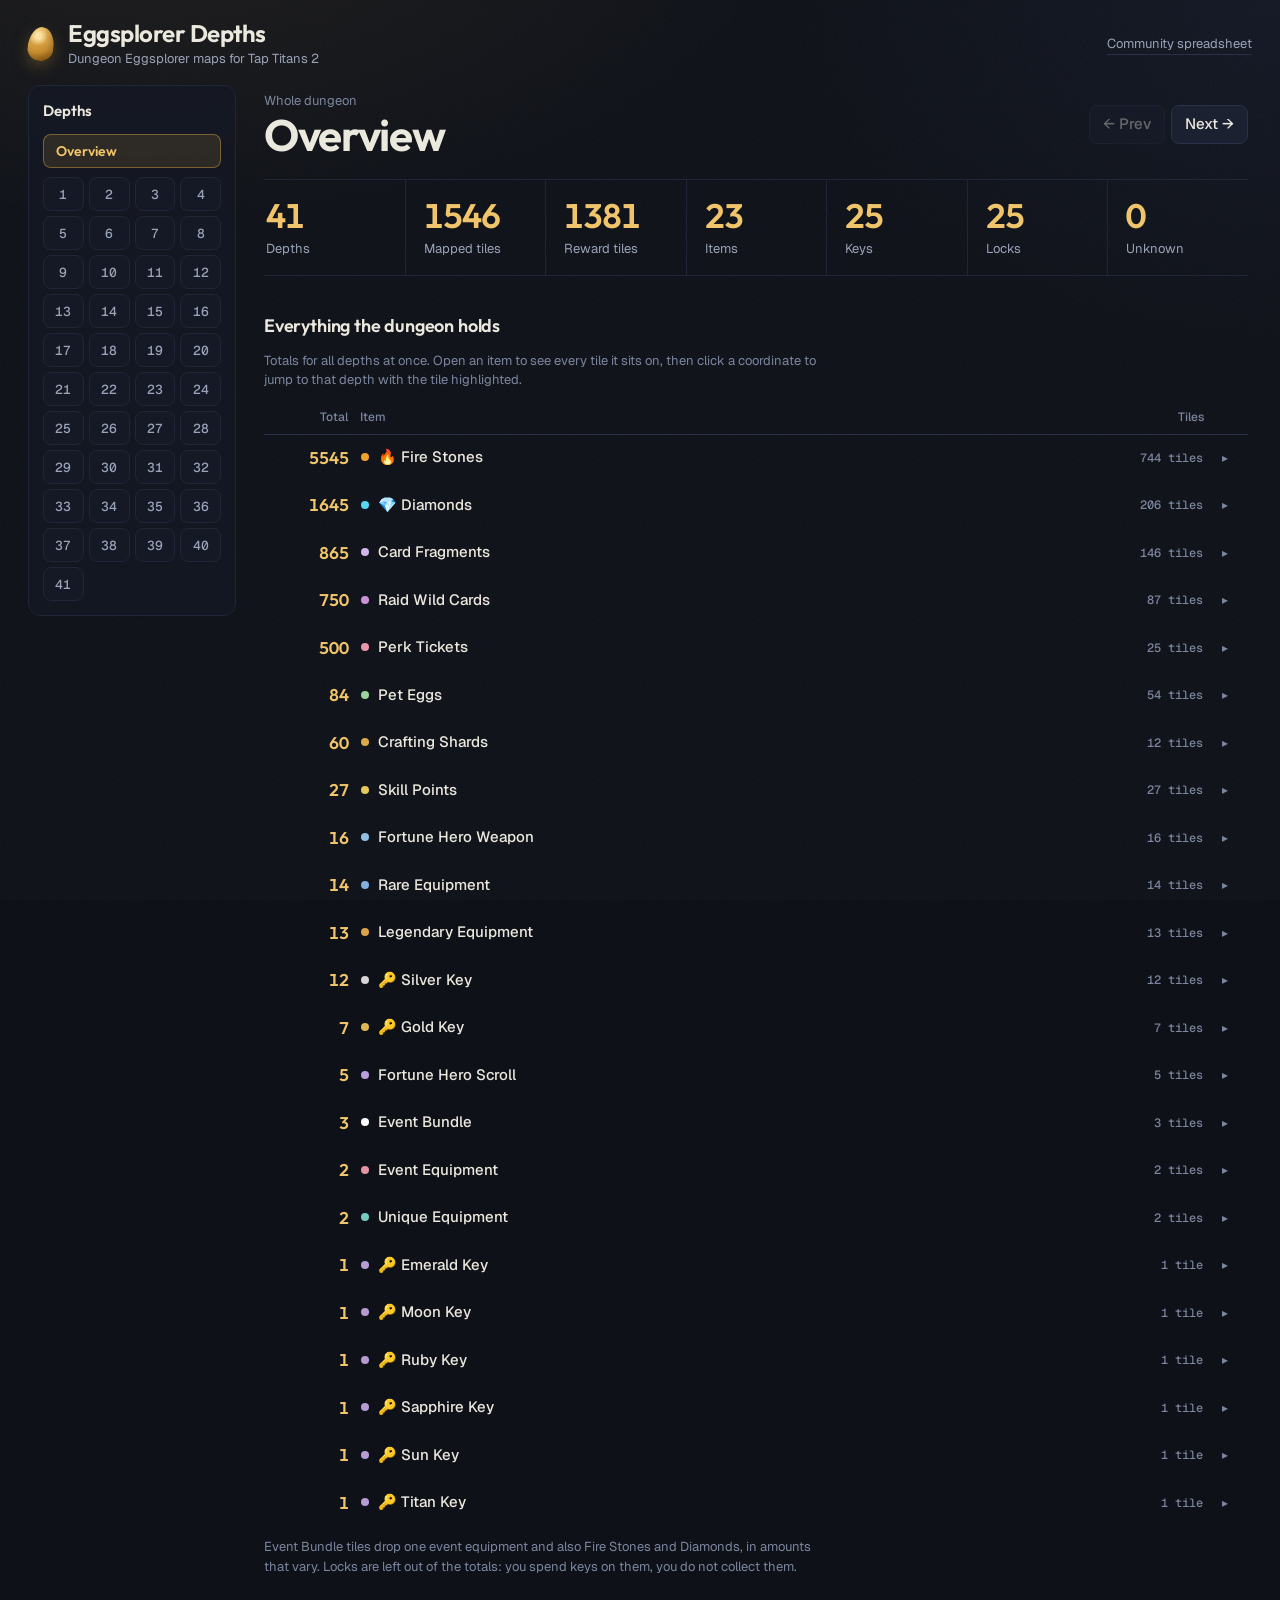
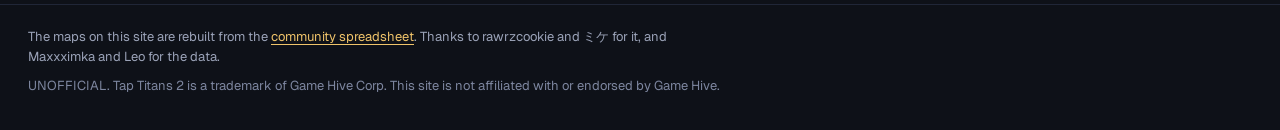
<file: index.html>
<!doctype html>
<html lang="en">
<head>
  <meta charset="utf-8" />
  <meta name="viewport" content="width=device-width, initial-scale=1" />
  <meta name="description" content="Community Dungeon Eggsplorer depth maps for Tap Titans 2." />
  <title>Eggsplorer Depths</title>

  <meta property="og:type" content="website" />
  <meta property="og:site_name" content="Eggsplorer Depths" />
  <meta property="og:title" content="Dungeon Eggsplorer depth maps for Tap Titans 2" />
  <meta property="og:description" content="Community-mapped paths for the Dungeon Eggsplorer event, with reward totals for each depth." />
  <meta property="og:url" content="https://kasaden.github.io/tt2_dungeon_eggsplorer/" />
  <meta property="og:image" content="https://kasaden.github.io/tt2_dungeon_eggsplorer/og-image.png" />
  <meta property="og:image:width" content="1200" />
  <meta property="og:image:height" content="630" />
  <meta property="og:image:alt" content="A 9 by 9 Dungeon Eggsplorer depth grid" />
  <meta name="twitter:card" content="summary_large_image" />
  <meta name="theme-color" content="#0e1118" />
  <link rel="icon" href="data:image/svg+xml,%3Csvg xmlns='http://www.w3.org/2000/svg' viewBox='0 0 100 100'%3E%3Ctext y='.9em' font-size='90'%3E%F0%9F%A5%9A%3C/text%3E%3C/svg%3E" />
  <link rel="preconnect" href="https://fonts.googleapis.com" />
  <link rel="preconnect" href="https://fonts.gstatic.com" crossorigin />
  <link rel="stylesheet" href="https://fonts.googleapis.com/css2?family=Geist:wght@400;500;600&family=Geist+Mono:wght@500;600&family=Outfit:wght@500;600;700&display=swap" />
  <link rel="stylesheet" href="style.css" />
</head>
<body class="public-page">
  <a class="skip-link" href="#content">Skip to the map</a>

  <header class="topbar">
    <div class="brand">
      <span class="brand-mark" aria-hidden="true"></span>
      <div>
        <h1>Eggsplorer Depths</h1>
        <p>Dungeon Eggsplorer maps for Tap Titans 2</p>
      </div>
    </div>
    <a class="topbar-link" href="https://docs.google.com/spreadsheets/d/1hbrPgt0tHw-fJSjUZ6PY56TLY6uEIxX-lImWFQnKDos/edit?gid=1900671761#gid=1900671761" target="_blank" rel="noopener">Community spreadsheet</a>
  </header>

  <main class="public-layout">
    <aside class="depths-panel" aria-label="Depths">
      <div class="panel-title">
        <h2>Depths</h2>
      </div>
      <div id="depthList" class="depth-list"></div>
    </aside>

    <section id="content" class="viewer" tabindex="-1">
      <div class="viewer-heading">
        <div>
          <p id="viewEyebrow" class="eyebrow">Current depth</p>
          <div class="depth-heading">
            <h2 id="depthTitle">Loading…</h2>
            <span id="tileCount" class="tile-count" title="Tiles on this depth, the arrow up left out" hidden></span>
          </div>
        </div>
        <div class="depth-nav">
          <button id="prevDepthBtn" type="button" aria-label="Previous depth">← Prev</button>
          <select id="depthSelect" class="depth-select" aria-label="Depth"></select>
          <button id="nextDepthBtn" type="button" aria-label="Next depth">Next →</button>
        </div>
      </div>

      <div id="loadError" class="notice error-notice" hidden></div>

      <div id="workspace" class="public-workspace">
        <div class="grid-wrap public-grid-wrap">
          <div class="depth-board">
            <div class="column-labels" aria-hidden="true">
              <span></span>
              <span>A</span><span>B</span><span>C</span><span>D</span><span>E</span>
              <span>F</span><span>G</span><span>H</span><span>I</span>
            </div>

            <div class="board-row">
              <div class="row-labels" aria-hidden="true">
                <span>1</span><span>2</span><span>3</span><span>4</span><span>5</span>
                <span>6</span><span>7</span><span>8</span><span>9</span>
              </div>
              <div id="grid" class="depth-grid" aria-label="9 by 9 depth grid"></div>
            </div>
          </div>

          <p class="hint public-hint">
            Hover a tile to read its name and coordinate.
          </p>
        </div>

        <section id="summary" class="summary" hidden>
          <h3>Rewards</h3>

          <div class="summary-scope">
            <button id="scopeDepthBtn" type="button">This depth</button>
            <button id="scopeAllBtn" type="button">All depths</button>
          </div>

          <p id="summaryEmpty" class="summary-note" hidden>Nothing mapped on this depth yet.</p>

          <table id="summaryTable" class="summary-table">
            <thead>
              <tr><th>Total</th><th>Item</th></tr>
            </thead>
            <tbody id="summaryBody"></tbody>
          </table>

          <p id="summaryNote" class="summary-note" hidden>
            Event Bundle tiles drop one event equipment and also Fire Stones and Diamonds, in amounts that vary.
          </p>
        </section>
      </div>

      <section id="overview" class="overview" hidden>
        <div id="overviewStats" class="overview-stats"></div>

        <h3>Everything the dungeon holds</h3>
        <p class="summary-note overview-lede">
          Totals for all depths at once. Open an item to see every tile it sits on, then click a
          coordinate to jump to that depth with the tile highlighted.
        </p>

        <div class="loot-head-row" aria-hidden="true">
          <span>Total</span><span>Item</span><span>Tiles</span><span></span>
        </div>

        <div id="lootList" class="loot-list"></div>

        <p class="summary-note">
          Event Bundle tiles drop one event equipment and also Fire Stones and Diamonds, in amounts
          that vary. Locks are left out of the totals: you spend keys on them, you do not collect them.
        </p>
      </section>
    </section>
  </main>

  <footer class="site-footer">
    <p class="credits">
      The maps on this site are rebuilt from the
      <a href="https://docs.google.com/spreadsheets/d/1hbrPgt0tHw-fJSjUZ6PY56TLY6uEIxX-lImWFQnKDos/edit?gid=1900671761#gid=1900671761" target="_blank" rel="noopener">community spreadsheet</a>.
      Thanks to rawrzcookie and ミケ for it, and Maxxximka and Leo for the data.
    </p>
    <p>
      UNOFFICIAL. Tap Titans 2 is a trademark of Game Hive Corp.
      This site is not affiliated with or endorsed by Game Hive.
    </p>
  </footer>

  <script src="index.js"></script>
</body>
</html>
</file>
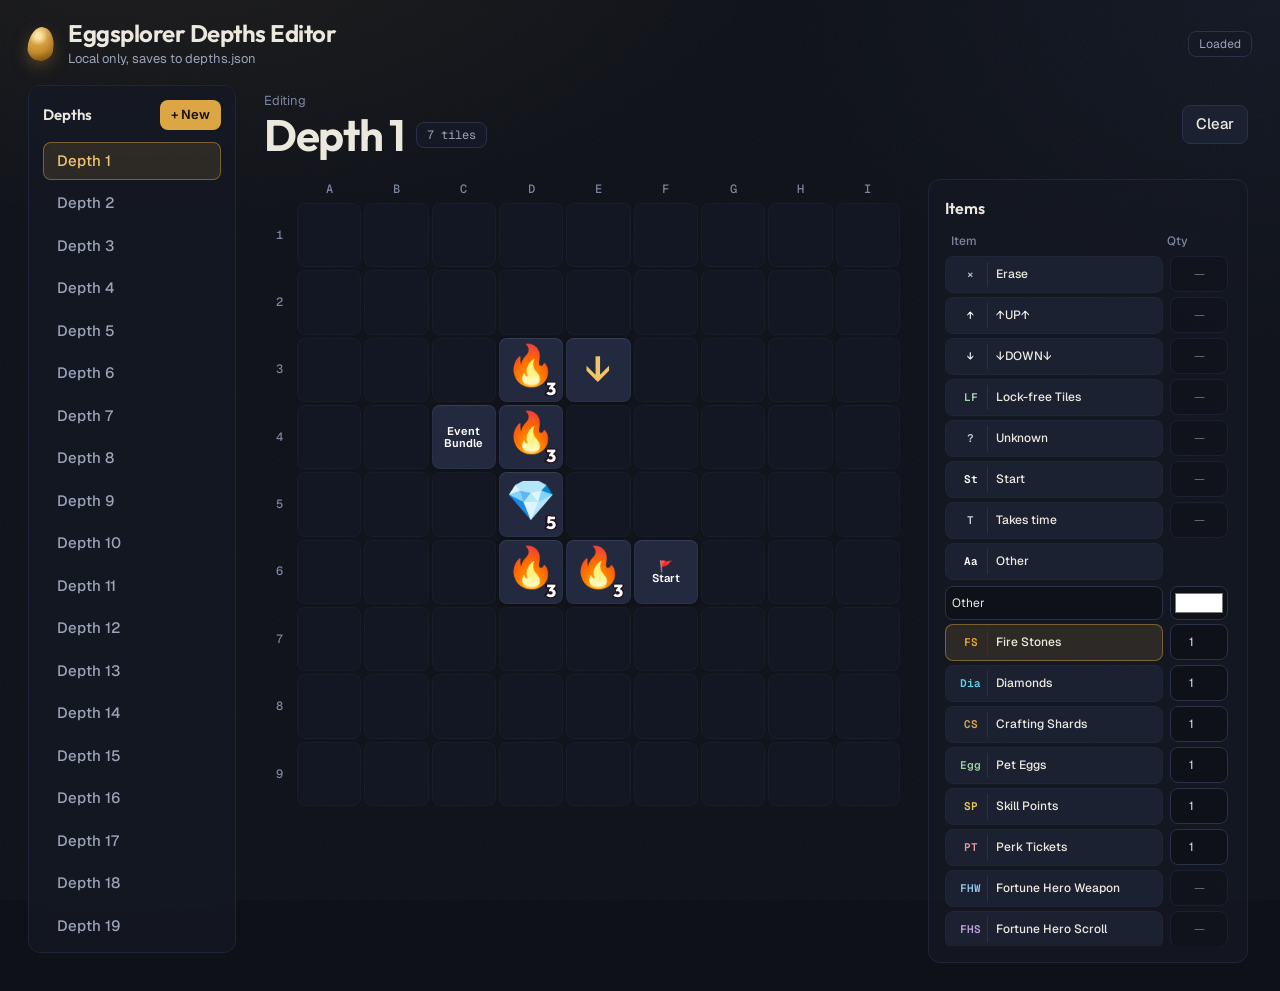
<file: edit.html>
<!doctype html>
<html lang="en">
<head>
  <meta charset="utf-8" />
  <meta name="viewport" content="width=device-width, initial-scale=1" />
  <title>Eggsplorer Depths Editor</title>
  <meta name="theme-color" content="#0e1118" />
  <link rel="icon" href="data:image/svg+xml,%3Csvg xmlns='http://www.w3.org/2000/svg' viewBox='0 0 100 100'%3E%3Ctext y='.9em' font-size='90'%3E%F0%9F%A5%9A%3C/text%3E%3C/svg%3E" />
  <link rel="preconnect" href="https://fonts.googleapis.com" />
  <link rel="preconnect" href="https://fonts.gstatic.com" crossorigin />
  <link rel="stylesheet" href="https://fonts.googleapis.com/css2?family=Geist:wght@400;500;600&family=Geist+Mono:wght@500;600&family=Outfit:wght@500;600;700&display=swap" />
  <link rel="stylesheet" href="style.css" />
</head>
<body class="edit-page">
  <header class="topbar">
    <div class="brand">
      <span class="brand-mark" aria-hidden="true"></span>
      <div>
        <h1>Eggsplorer Depths Editor</h1>
        <p>Local only, saves to depths.json</p>
      </div>
    </div>
    <div class="topbar-status">
      <span id="saveState" class="status-pill">Loading</span>
    </div>
  </header>

  <main class="app">
    <aside class="depths-panel">
      <div class="panel-title">
        <h2>Depths</h2>
        <button id="newDepthBtn" class="small-button primary">+ New</button>
      </div>

      <div id="depthList" class="depth-list"></div>

      <div class="aside-actions">
        <button id="duplicateDepthBtn">Duplicate</button>
        <button id="renameDepthBtn">Rename</button>
        <button id="deleteDepthBtn" class="danger">Delete</button>
      </div>
    </aside>

    <section class="editor">
      <div class="editor-heading">
        <div>
          <p class="eyebrow">Editing</p>
          <div class="depth-heading">
            <h2 id="depthTitle">Depth 1</h2>
            <span id="tileCount" class="tile-count" title="Tiles on this depth, the arrow up left out" hidden></span>
          </div>
        </div>

        <div class="editor-actions">
          <button id="clearDepthBtn">Clear</button>
        </div>
      </div>

      <div class="workspace">
        <div class="grid-wrap">
          <div class="depth-board">
            <div class="column-labels" aria-hidden="true">
              <span></span>
              <span>A</span><span>B</span><span>C</span><span>D</span><span>E</span>
              <span>F</span><span>G</span><span>H</span><span>I</span>
            </div>

            <div class="board-row">
              <div class="row-labels" aria-hidden="true">
                <span>1</span><span>2</span><span>3</span><span>4</span><span>5</span>
                <span>6</span><span>7</span><span>8</span><span>9</span>
              </div>
              <div id="grid" class="depth-grid" aria-label="9 by 9 depth editor"></div>
            </div>
          </div>
        </div>

        <aside class="items-panel">
          <h3>Items</h3>
          <div class="item-table-head">
            <span>Item</span>
            <span>Qty</span>
          </div>

          <div id="itemTable" class="item-table"></div>
        </aside>
      </div>
    </section>
  </main>

  <div id="toast" class="toast" hidden></div>

  <script src="edit.js"></script>
</body>
</html>
</file>
<file: style.css>
:root {
  --bg: #0e1118;
  --surface: #151925;
  --surface-2: #1c2132;
  --surface-3: #252c42;
  --line: #2a3148;
  --line-soft: #202637;

  --text: #ebe8de;
  --muted: #9ba3b8;
  --dim: #7d869f;

  --gold: #dca644;
  --gold-hi: #f0c46a;
  --gold-soft: rgba(220, 166, 68, 0.13);
  --gold-line: rgba(220, 166, 68, 0.45);
  --danger: #e0766b;

  --tile-empty: #131724;
  --tile: #232a3f;
  --tile-hover: #2e3752;

  --r-panel: 12px;
  --r-ctl: 8px;
  --r-tile: 8px;
  --gap-tile: 3px;

  --font-display: "Outfit", "Segoe UI", system-ui, sans-serif;
  --font-body: "Geist", "Segoe UI", system-ui, -apple-system, sans-serif;
  --font-mono: "Geist Mono", ui-monospace, "Cascadia Mono", Consolas, monospace;

  --ease: cubic-bezier(0.16, 1, 0.3, 1);
}

* {
  box-sizing: border-box;
}

/* our own display rules would otherwise beat the browser's [hidden] */
[hidden] {
  display: none !important;
}

html {
  color-scheme: dark;
  scroll-behavior: smooth;
}

body {
  margin: 0;
  min-height: 100dvh;
  background:
    radial-gradient(900px 420px at 12% -8%, rgba(220, 166, 68, 0.07), transparent 70%),
    radial-gradient(700px 500px at 100% 0%, rgba(70, 90, 160, 0.09), transparent 70%),
    var(--bg);
  background-attachment: fixed;
  color: var(--text);
  font-family: var(--font-body);
  font-size: 15px;
  line-height: 1.5;
  -webkit-font-smoothing: antialiased;
}

/* grain: breaks the flat digital look without costing a request */
body::before {
  content: "";
  position: fixed;
  inset: 0;
  z-index: 0;
  pointer-events: none;
  opacity: 0.045;
  background-image: url("data:image/svg+xml,%3Csvg xmlns='http://www.w3.org/2000/svg' width='160' height='160'%3E%3Cfilter id='n'%3E%3CfeTurbulence type='fractalNoise' baseFrequency='.8' numOctaves='2' stitchTiles='stitch'/%3E%3C/filter%3E%3Crect width='100%25' height='100%25' filter='url(%23n)'/%3E%3C/svg%3E");
}

.topbar,
main,
.site-footer {
  position: relative;
  z-index: 1;
}

.skip-link {
  position: absolute;
  left: 12px;
  top: -48px;
  z-index: 100;
  padding: 8px 14px;
  border-radius: var(--r-ctl);
  background: var(--gold);
  color: #1a1305;
  font-weight: 600;
  text-decoration: none;
  transition: top 0.2s var(--ease);
}

.skip-link:focus {
  top: 12px;
}

button,
input,
select {
  font: inherit;
}

:focus-visible {
  outline: 2px solid var(--gold-hi);
  outline-offset: 2px;
}

/* Buttons */

button {
  min-height: 36px;
  padding: 7px 13px;
  border: 1px solid var(--line);
  border-radius: var(--r-ctl);
  background: var(--surface-2);
  color: var(--text);
  font-weight: 500;
  white-space: nowrap;
  cursor: pointer;
  transition:
    border-color 0.18s ease,
    background-color 0.18s ease,
    color 0.18s ease,
    transform 0.12s ease;
}

button:hover {
  border-color: var(--gold-line);
  background: var(--surface-3);
}

button:active {
  transform: translateY(1px) scale(0.985);
}

button:disabled {
  opacity: 0.38;
  cursor: default;
  transform: none;
}

button:disabled:hover {
  border-color: var(--line);
  background: var(--surface-2);
}

button.primary {
  border-color: transparent;
  background: var(--gold);
  color: #1a1305;
  font-weight: 600;
}

button.primary:hover {
  background: var(--gold-hi);
}

button.danger {
  color: #f0a8a0;
}

button.danger:hover {
  border-color: rgba(224, 118, 107, 0.6);
  background: rgba(224, 118, 107, 0.14);
  color: #ffd2cc;
}

.small-button {
  min-height: 30px;
  padding: 4px 10px;
  font-size: 13px;
}

/* Top bar */

.topbar {
  display: flex;
  justify-content: space-between;
  gap: 20px;
  align-items: center;
  max-width: 1480px;
  margin: 0 auto;
  padding: 20px 28px 16px;
}

.brand {
  display: flex;
  align-items: center;
  gap: 14px;
}

/* an egg, drawn in CSS: the one decorative mark on the page */
.brand-mark {
  flex: none;
  width: 26px;
  height: 34px;
  border-radius: 50% 50% 50% 50% / 62% 62% 38% 38%;
  background:
    radial-gradient(circle at 36% 28%, #fbe3a6 0 9%, transparent 32%),
    linear-gradient(160deg, #f0c46a, #c98f2f 70%, #8e5f17);
  box-shadow:
    0 6px 18px -4px rgba(220, 166, 68, 0.5),
    inset -3px -4px 6px rgba(80, 45, 5, 0.35);
  transform: rotate(8deg);
}

.topbar h1,
.topbar p {
  margin: 0;
}

.topbar h1 {
  font-family: var(--font-display);
  font-size: 24px;
  font-weight: 650;
  letter-spacing: -0.02em;
  line-height: 1.1;
}

.topbar p {
  margin-top: 3px;
  color: var(--muted);
  font-size: 13px;
}

.topbar-status {
  display: flex;
  align-items: center;
  gap: 8px;
}

.topbar-link {
  color: var(--muted);
  font-size: 13px;
  text-decoration: none;
  border-bottom: 1px solid var(--line);
  transition: color 0.18s ease, border-color 0.18s ease;
}

.topbar-link:hover {
  color: var(--gold-hi);
  border-color: var(--gold-line);
}

.status-pill,
.tile-count {
  display: inline-flex;
  align-items: center;
  min-height: 26px;
  padding: 2px 10px;
  border: 1px solid var(--line);
  border-radius: var(--r-ctl);
  background: var(--surface);
  color: var(--muted);
  font-family: var(--font-mono);
  font-size: 12px;
  white-space: nowrap;
}

.status-pill.is-error {
  border-color: rgba(224, 118, 107, 0.55);
  background: rgba(224, 118, 107, 0.12);
  color: #f3b0a8;
}

/* Layout shell: depth rail + content */

.app,
.public-layout {
  display: grid;
  grid-template-columns: 208px minmax(0, 1fr);
  gap: 8px;
  max-width: 1480px;
  margin: 0 auto;
  padding: 0 28px 28px;
  align-items: start;
}

.depths-panel {
  position: sticky;
  top: 16px;
  max-height: calc(100dvh - 32px);
  overflow-y: auto;
  padding: 14px;
  border: 1px solid var(--line-soft);
  border-radius: var(--r-panel);
  background: rgba(21, 25, 37, 0.78);
  backdrop-filter: blur(10px);
}

.panel-title,
.editor-heading,
.viewer-heading {
  display: flex;
  justify-content: space-between;
  gap: 12px;
  align-items: center;
}

.panel-title h2,
.editor-heading h2,
.viewer-heading h2 {
  margin: 0;
}

.panel-title h2 {
  font-family: var(--font-display);
  font-size: 15px;
  font-weight: 600;
  letter-spacing: -0.005em;
}

.depth-list {
  display: grid;
  gap: 4px;
  margin: 12px 0;
}

.depth-item {
  width: 100%;
  text-align: left;
  border-color: transparent;
  background: transparent;
  color: var(--muted);
}

.depth-item:hover {
  background: var(--surface-2);
  color: var(--text);
}

.depth-item.active {
  border-color: var(--gold-line);
  background: var(--gold-soft);
  color: var(--gold-hi);
}

.aside-actions {
  display: grid;
  gap: 6px;
}

/* the public rail is a compact index: Overview, then the depths as numbers */
.public-page .depth-list {
  grid-template-columns: repeat(4, 1fr);
  gap: 5px;
  margin: 12px 0 0;
}

.public-page .depth-item {
  min-height: 34px;
  padding: 5px 0;
  border-color: var(--line-soft);
  background: var(--surface);
  font-family: var(--font-mono);
  font-size: 13px;
  font-variant-numeric: tabular-nums;
  text-align: center;
}

.public-page .depth-item.overview-item {
  grid-column: 1 / -1;
  margin-bottom: 4px;
  font-family: var(--font-display);
  font-size: 14px;
  font-weight: 600;
  text-align: left;
  padding-inline: 12px;
}

.public-page .depth-item:hover {
  border-color: var(--gold-line);
  background: var(--surface-2);
}

.public-page .depth-item.active {
  border-color: var(--gold-line);
  background: var(--gold-soft);
  color: var(--gold-hi);
}

/* Heading */

.viewer,
.editor {
  min-width: 0;
  padding: 6px 4px 0 20px;
}

.viewer-heading,
.editor-heading {
  flex-wrap: wrap;
  margin-bottom: 20px;
}

.eyebrow {
  margin: 0 0 2px;
  color: var(--dim);
  font-size: 13px;
}

.viewer-heading h2,
.editor-heading h2 {
  font-family: var(--font-display);
  font-size: clamp(30px, 4vw, 44px);
  font-weight: 650;
  letter-spacing: -0.03em;
  line-height: 1.05;
  text-wrap: balance;
}

.depth-heading {
  display: flex;
  align-items: center;
  flex-wrap: wrap;
  gap: 12px;
}

.depth-select {
  display: none;
  min-width: 0;
  flex: 1;
  min-height: 36px;
  padding: 6px 11px;
  border: 1px solid var(--line);
  border-radius: var(--r-ctl);
  background: var(--surface-2);
  color: var(--text);
}

.depth-select:hover {
  border-color: var(--gold-line);
}

.depth-nav,
.editor-actions {
  display: flex;
  flex-wrap: wrap;
  gap: 6px;
}

.notice {
  max-width: 1100px;
  margin: 0 0 16px;
  padding: 11px 14px;
  border: 1px solid var(--line);
  border-left: 3px solid var(--gold);
  border-radius: var(--r-ctl);
  background: var(--surface);
  color: var(--muted);
  font-size: 13px;
  line-height: 1.5;
}

.error-notice {
  border-color: rgba(224, 118, 107, 0.4);
  border-left-color: var(--danger);
  color: #f6c2bc;
}

/* Workspaces */

.workspace {
  display: grid;
  grid-template-columns: minmax(0, 1fr) 320px;
  gap: 28px;
  align-items: start;
}

.public-workspace {
  display: grid;
  grid-template-columns: minmax(0, 1fr) 320px;
  gap: 32px;
  align-items: start;
}

.grid-wrap {
  min-width: 0;
}

.public-grid-wrap {
  grid-column: 1;
  max-width: 800px;
}

.summary {
  grid-column: 2;
  grid-row: 1;
  position: sticky;
  top: 16px;
}

.public-hint,
.hint {
  margin: 12px 0 0 38px;
  color: var(--dim);
  font-size: 13px;
}

/* Grid */

.depth-board {
  --gutter: 30px;
  width: 100%;
  min-width: 0;
}

.column-labels {
  display: grid;
  grid-template-columns: var(--gutter) repeat(9, 1fr);
  column-gap: var(--gap-tile);
  width: 100%;
  margin-bottom: 4px;
  color: var(--dim);
  font-family: var(--font-mono);
  font-size: 12px;
  font-weight: 500;
  text-align: center;
}

.column-labels span,
.row-labels span {
  display: grid;
  place-items: center;
}

.column-labels span {
  min-height: 20px;
}

.board-row {
  display: grid;
  grid-template-columns: var(--gutter) minmax(0, 1fr);
  column-gap: var(--gap-tile);
  align-items: stretch;
}

.row-labels {
  display: grid;
  grid-template-rows: repeat(9, 1fr);
  row-gap: var(--gap-tile);
  color: var(--dim);
  font-family: var(--font-mono);
  font-size: 12px;
  font-weight: 500;
  text-align: center;
}

.depth-grid {
  display: grid;
  grid-template-columns: repeat(9, 1fr);
  gap: var(--gap-tile);
  width: 100%;
  container-type: inline-size;
  user-select: none;
}

.depth-cell {
  position: relative;
  display: grid;
  place-items: center;
  min-width: 0;
  min-height: 0;
  aspect-ratio: 1 / 1;
  border: 0;
  border-radius: var(--r-tile);
  padding: 3px;
  background: var(--tile-empty);
  box-shadow: inset 0 0 0 1px rgba(255, 255, 255, 0.025);
  color: #fff;
  font-weight: 600;
  font-size: clamp(8px, 1.5vw, 11px);
  font-size: clamp(8px, 1.85cqi, 13px);
  line-height: 1.1;
  text-align: center;
  white-space: pre-line;
  overflow-wrap: anywhere;
  transition: background-color 0.16s ease, box-shadow 0.16s ease, transform 0.16s var(--ease);
}

.depth-cell.active-cell {
  background: var(--tile);
  box-shadow:
    inset 0 1px 0 rgba(255, 255, 255, 0.06),
    inset 0 0 0 1px rgba(255, 255, 255, 0.035),
    0 2px 6px -3px rgba(0, 0, 0, 0.6);
}

button.depth-cell:hover {
  z-index: 1;
  background: var(--tile-hover);
  box-shadow: inset 0 0 0 2px var(--gold-line);
}

.readonly-cell {
  cursor: default;
}

/* public tiles are not buttons, but they still answer the pointer */
.public-page .depth-cell.active-cell:hover {
  z-index: 1;
  background: var(--tile-hover);
  box-shadow: inset 0 0 0 2px var(--gold-line);
  transform: translateY(-1px);
}

.depth-cell .arrow {
  color: var(--gold-hi);
  font-size: clamp(16px, 5vw, 34px);
  font-size: clamp(16px, 6cqi, 38px);
}

/* the ❓ tile: a stone block with the mark carved into it, as the game draws it */
.depth-cell.unknown-cell {
  background: linear-gradient(155deg, #2a2f40 0%, #222634 48%, #191c27 100%);
  box-shadow:
    inset 0 0 0 1px #10121a,
    inset 2px 2px 0 -1px rgba(255, 255, 255, 0.1),
    inset -2px -2px 0 -1px rgba(0, 0, 0, 0.6),
    inset 0 0 0 4px #252938,
    inset 6px 6px 7px -4px rgba(255, 255, 255, 0.08),
    inset -6px -6px 9px -4px rgba(0, 0, 0, 0.75);
}

/* dark fill with the light edge underneath, so the mark reads as sunken */
.depth-cell .unknown {
  color: #14171f;
  font-size: clamp(18px, 5.6vw, 38px);
  font-size: clamp(18px, 6.4cqi, 42px);
  font-weight: 900;
  line-height: 1;
  text-shadow:
    0 1.5px 0 rgba(255, 255, 255, 0.2),
    0 -1px 0 rgba(0, 0, 0, 0.8);
}

/* the 🔓 and ⏳ tiles: one gate in two states, the stone arch of the game */
.depth-cell .gate {
  position: relative;
  width: 82%;
  height: 88%;
  border-radius: 44% 44% 3px 3px / 32% 32% 3px 3px;
  background: linear-gradient(180deg, #d6d1e1 0%, #b2acc5 55%, #89829e 100%);
  box-shadow:
    inset 0 0 0 1px rgba(0, 0, 0, 0.5),
    inset 1px 1px 0 0 rgba(255, 255, 255, 0.35),
    0 1px 2px rgba(0, 0, 0, 0.5);
}

/* the door, shut in both states, planked like the one in the game */
.depth-cell .gate::before {
  content: "";
  position: absolute;
  inset: 15% 14% 0;
  border-radius: 44% 44% 0 0 / 28% 28% 0 0;
  background:
    repeating-linear-gradient(90deg, rgba(0, 0, 0, 0.3) 0 1px, transparent 1px 6px),
    linear-gradient(180deg, #d4551f 0%, #a83a17 55%, #74250f 100%);
  box-shadow:
    inset 0 0 0 1px rgba(0, 0, 0, 0.55),
    inset 0 2px 4px rgba(0, 0, 0, 0.4);
}

/* Takes time only: the bars the game puts over a gate that opens later */
.depth-cell .gate.barred::after {
  content: "";
  position: absolute;
  inset: 15% 14% 0;
  border-radius: 44% 44% 0 0 / 28% 28% 0 0;
  background:
    repeating-linear-gradient(90deg, #9ba4b6 0 2px, transparent 2px 7px),
    linear-gradient(#7d8698, #7d8698) 0 34% / 100% 2px no-repeat,
    linear-gradient(#7d8698, #7d8698) 0 68% / 100% 2px no-repeat;
  box-shadow: inset 0 0 0 1px rgba(0, 0, 0, 0.5);
}

/* the 🔥 and 💎 tiles: the emoji fills the tile and the count sits across its foot */
.depth-cell .icon {
  position: absolute;
  inset: 0;
  display: grid;
  place-items: center;
  font-size: clamp(18px, 6.2vw, 42px);
  font-size: clamp(18px, 6.6cqi, 46px);
  line-height: 1;
  transform: translateY(-6%);
}

/* white on a dark ring, so the count reads over the brightest part of the icon */
.depth-cell .qty {
  position: absolute;
  right: 12%;
  bottom: 6%;
  color: #ffffff;
  font-family: var(--font-display);
  font-size: clamp(9px, 2.6vw, 17px);
  font-size: clamp(9px, 2.9cqi, 19px);
  font-weight: 800;
  line-height: 1;
  font-variant-numeric: tabular-nums;
  text-shadow:
    -1.2px -1.2px 0 #241021, 1.2px -1.2px 0 #241021,
    -1.2px 1.2px 0 #241021, 1.2px 1.2px 0 #241021,
    0 -1.2px 0 #241021, 0 1.2px 0 #241021,
    -1.2px 0 0 #241021, 1.2px 0 0 #241021;
}

/* a new depth sweeps in from the top-left corner, the way you read it */
.depth-grid.enter .depth-cell {
  animation: tile-in 0.42s var(--ease) backwards;
  animation-delay: calc(var(--d, 0) * 16ms);
}

@keyframes tile-in {
  from {
    opacity: 0;
    transform: translateY(6px) scale(0.94);
  }
}

/* the tile the Overview sent you to, lit for a few seconds */
.depth-cell.cell-target::after {
  content: "";
  position: absolute;
  inset: 0;
  z-index: 3;
  border-radius: inherit;
  outline: 3px solid var(--gold-hi);
  outline-offset: -3px;
  box-shadow: 0 0 22px 2px rgba(240, 196, 106, 0.45);
  pointer-events: none;
  animation: cell-target-pulse 1.1s ease-in-out infinite;
}

@keyframes cell-target-pulse {
  0%, 100% { opacity: 1; }
  50% { opacity: 0.25; }
}

/* Item palette (editor) */

.items-panel {
  padding: 16px;
  border: 1px solid var(--line-soft);
  border-radius: var(--r-panel);
  background: rgba(21, 25, 37, 0.78);
}

.items-panel h3 {
  margin: 0 0 12px;
  font-family: var(--font-display);
  font-size: 16px;
  font-weight: 600;
}

.item-table-head,
.item-row {
  display: grid;
  grid-template-columns: minmax(0, 1fr) 58px;
  gap: 7px;
  align-items: center;
}

.item-table-head {
  padding: 0 6px 6px;
  color: var(--dim);
  font-size: 12px;
  font-weight: 500;
}

.item-table {
  display: grid;
  gap: 4px;
  max-height: 690px;
  overflow-y: auto;
  padding-right: 3px;
}

.item-row {
  width: 100%;
}

.item-select {
  min-width: 0;
  display: flex;
  align-items: center;
  gap: 8px;
  min-height: 36px;
  padding: 5px 8px;
  border: 1px solid var(--line-soft);
  border-radius: var(--r-ctl);
  background: var(--surface-2);
  color: var(--text);
  text-align: left;
  font-size: 12px;
  white-space: normal;
}

.item-select:hover {
  border-color: var(--gold-line);
  background: var(--surface-3);
}

.item-row.active .item-select {
  border-color: var(--gold-line);
  background: var(--gold-soft);
}

.item-symbol {
  flex: 0 0 34px;
  display: grid;
  place-items: center;
  min-height: 25px;
  padding: 0 3px;
  border-right: 1px solid var(--line);
  color: var(--item-color, #fff);
  font-family: var(--font-mono);
  font-weight: 600;
  font-size: 11px;
}

.item-name {
  min-width: 0;
  line-height: 1.2;
}

.item-qty,
.item-other-input,
.item-special-input {
  width: 100%;
  height: 36px;
  padding: 4px 6px;
  border: 1px solid var(--line);
  border-radius: var(--r-ctl);
  background: var(--bg);
  color: var(--text);
  text-align: center;
  font-size: 12px;
}

.item-qty:focus,
.item-other-input:focus,
.item-special-input:focus,
.item-other-color:focus {
  outline: 2px solid var(--gold-hi);
  outline-offset: 1px;
  border-color: var(--gold);
}

.item-qty[disabled] {
  opacity: 0.4;
}

.item-other-input,
.item-special-input {
  height: 34px;
  margin-top: -1px;
  text-align: left;
}

.item-special-suffix {
  margin-top: -1px;
  color: var(--muted);
  font-size: 12px;
  text-align: center;
}

.item-other-color {
  width: 100%;
  height: 34px;
  margin-top: -1px;
  padding: 2px;
  border: 1px solid var(--line);
  border-radius: var(--r-ctl);
  background: var(--bg);
}

/* Rewards panel */

.summary {
  padding: 18px;
  border: 1px solid var(--line-soft);
  border-radius: var(--r-panel);
  background: rgba(21, 25, 37, 0.78);
}

.summary h3,
.overview h3 {
  margin: 0 0 12px;
  font-family: var(--font-display);
  font-size: 18px;
  font-weight: 600;
  letter-spacing: -0.01em;
}

.summary-scope {
  display: grid;
  grid-template-columns: 1fr 1fr;
  gap: 3px;
  margin-bottom: 12px;
  padding: 3px;
  border-radius: var(--r-ctl);
  background: var(--bg);
}

.summary-scope button {
  min-height: 32px;
  border-color: transparent;
  background: transparent;
  color: var(--muted);
  font-size: 13px;
}

.summary-scope button:hover {
  color: var(--text);
}

.summary-scope button.active {
  border-color: var(--gold-line);
  background: var(--gold-soft);
  color: var(--gold-hi);
}

.summary-table {
  width: 100%;
  border-collapse: collapse;
  font-size: 14px;
}

.summary-table th,
.summary-table td {
  padding: 8px 4px;
  border-bottom: 1px solid var(--line-soft);
  text-align: left;
}

.summary-table th {
  color: var(--dim);
  font-size: 12px;
  font-weight: 500;
}

.summary-table th:first-child,
.summary-table td:first-child {
  width: 56px;
  padding-right: 14px;
  text-align: right;
}

.summary-table td:first-child {
  color: var(--gold-hi);
  font-family: var(--font-display);
  font-size: 15px;
  font-weight: 600;
  font-variant-numeric: tabular-nums;
}

.summary-table tr:last-child td {
  border-bottom: 0;
}

.swatch {
  display: inline-block;
  width: 8px;
  height: 8px;
  margin-right: 9px;
  border-radius: 50%;
  background: var(--swatch, var(--dim));
  vertical-align: 1px;
}

.summary-note {
  margin: 12px 0 0;
  color: var(--dim);
  font-size: 13px;
  line-height: 1.5;
  max-width: 62ch;
  text-wrap: pretty;
}

/* Overview */

.overview {
  width: min(1100px, 100%);
}

.overview-lede {
  margin: 0 0 18px;
  max-width: 62ch;
}

.overview-stats {
  display: grid;
  grid-template-columns: repeat(auto-fit, minmax(120px, 1fr));
  margin-bottom: 36px;
  border-block: 1px solid var(--line-soft);
}

.stat {
  padding: 18px 18px 16px;
  border-left: 1px solid var(--line-soft);
}

.stat:first-child {
  border-left: 0;
  padding-left: 2px;
}

.stat-value {
  display: block;
  color: var(--gold-hi);
  font-family: var(--font-display);
  font-size: 34px;
  font-weight: 600;
  letter-spacing: -0.03em;
  line-height: 1.05;
  font-variant-numeric: tabular-nums;
}

.stat-label {
  display: block;
  margin-top: 6px;
  color: var(--muted);
  font-size: 13px;
}

.loot-list {
  display: grid;
  gap: 2px;
}

.loot-head-row,
.loot-head {
  display: grid;
  grid-template-columns: 72px minmax(0, 1fr) auto 20px;
  gap: 12px;
  align-items: center;
  text-align: left;
}

.loot-head-row {
  padding: 0 12px 8px;
  border-bottom: 1px solid var(--line);
  color: var(--dim);
  font-size: 12px;
  font-weight: 500;
}

.loot-head-row span:first-child {
  text-align: right;
}

.loot-head {
  width: 100%;
  min-height: 44px;
  padding: 9px 12px;
  border-color: transparent;
  background: transparent;
  font-size: 15px;
  white-space: normal;
}

.loot-head:hover {
  border-color: transparent;
  background: var(--surface);
}

.loot-row.open .loot-head {
  background: var(--surface);
  border-radius: var(--r-ctl) var(--r-ctl) 0 0;
}

.loot-total {
  color: var(--gold-hi);
  font-family: var(--font-display);
  font-size: 17px;
  font-weight: 600;
  font-variant-numeric: tabular-nums;
  text-align: right;
}

.loot-name {
  min-width: 0;
  overflow-wrap: anywhere;
}

.loot-tiles {
  color: var(--dim);
  font-family: var(--font-mono);
  font-size: 12px;
  white-space: nowrap;
}

.loot-chevron {
  color: var(--dim);
  font-size: 12px;
  text-align: center;
  transition: transform 0.18s var(--ease), color 0.18s ease;
}

.loot-row.open .loot-chevron {
  color: var(--gold);
  transform: rotate(90deg);
}

.loot-places {
  display: grid;
  gap: 10px;
  padding: 6px 12px 16px;
  border-radius: 0 0 var(--r-ctl) var(--r-ctl);
  background: var(--surface);
}

.place-group {
  display: grid;
  grid-template-columns: minmax(0, 124px) minmax(0, 1fr);
  gap: 8px;
  align-items: start;
}

.place-depth {
  min-height: 32px;
  padding: 4px 8px;
  border-color: transparent;
  background: transparent;
  color: var(--gold-hi);
  font-weight: 600;
  font-size: 13px;
  text-align: left;
}

.place-depth:hover {
  border-color: transparent;
  background: var(--gold-soft);
}

.place-cells {
  display: flex;
  flex-wrap: wrap;
  gap: 5px;
  padding-top: 1px;
}

.place {
  display: inline-flex;
  align-items: baseline;
  gap: 6px;
  min-height: 32px;
  padding: 4px 10px;
  border-color: var(--line);
  background: var(--surface-2);
  font-size: 13px;
}

.place:hover {
  border-color: var(--gold-line);
  background: var(--gold-soft);
}

.place-coord {
  font-family: var(--font-mono);
  font-weight: 600;
  font-size: 12px;
}

.place-qty {
  color: var(--muted);
  font-family: var(--font-mono);
  font-size: 12px;
}

/* Footer */

.site-footer {
  max-width: 1480px;
  margin: 0 auto;
  padding: 22px 28px 34px;
  border-top: 1px solid var(--line-soft);
  color: var(--dim);
  font-size: 13px;
  line-height: 1.55;
}

.site-footer p {
  max-width: 78ch;
  margin: 0;
}

.site-footer p + p {
  margin-top: 8px;
}

.site-footer a {
  color: var(--gold-hi);
  text-underline-offset: 3px;
}

.site-footer a:hover {
  color: var(--text);
}

.site-footer .credits {
  color: var(--muted);
}

.toast {
  position: fixed;
  right: 16px;
  bottom: 16px;
  z-index: 50;
  padding: 10px 14px;
  border: 1px solid var(--gold-line);
  border-radius: var(--r-ctl);
  background: var(--surface-2);
  color: var(--text);
  font-size: 13px;
  box-shadow: 0 10px 30px -10px rgba(0, 0, 0, 0.7);
}

/* Responsive */

@media (max-width: 1100px) {
  .workspace,
  .public-workspace {
    grid-template-columns: 1fr;
  }

  .public-grid-wrap,
  .summary {
    grid-column: auto;
    grid-row: auto;
  }

  .summary {
    position: static;
    max-width: 800px;
  }

  .items-panel {
    width: min(800px, 100%);
  }

  .item-table {
    max-height: 520px;
  }
}

@media (max-width: 900px) {
  .app,
  .public-layout {
    grid-template-columns: 1fr;
    padding-inline: 16px;
  }

  .topbar,
  .site-footer {
    padding-inline: 16px;
  }

  .viewer,
  .editor {
    padding-left: 0;
  }

  .depths-panel {
    position: static;
    max-height: none;
  }

  .depth-list {
    grid-template-columns: repeat(auto-fit, minmax(130px, 1fr));
  }

  .public-page .depths-panel {
    display: none;
  }

  .public-page .depth-select {
    display: block;
  }

  .aside-actions {
    grid-template-columns: repeat(3, 1fr);
  }
}

@media (max-width: 620px) {
  :root {
    --r-tile: 5px;
    --gap-tile: 2px;
  }

  .topbar-link {
    display: none;
  }

  .topbar h1 {
    font-size: 21px;
  }

  .viewer-heading,
  .editor-heading {
    align-items: flex-start;
    flex-direction: column;
  }

  .depth-nav {
    width: 100%;
    flex-wrap: nowrap;
  }

  .aside-actions {
    grid-template-columns: 1fr;
  }

  .depth-board {
    --gutter: 18px;
  }

  .column-labels,
  .row-labels {
    font-size: 10px;
  }

  .column-labels span {
    min-height: 16px;
  }

  .public-hint,
  .hint {
    margin-left: 20px;
  }

  .stat {
    padding: 14px 12px 12px;
  }

  .stat-value {
    font-size: 28px;
  }

  .overview-stats {
    grid-template-columns: repeat(2, 1fr);
  }

  .stat:nth-child(odd) {
    border-left: 0;
    padding-left: 2px;
  }

  .loot-head-row,
  .loot-head {
    grid-template-columns: 52px minmax(0, 1fr) auto 16px;
    gap: 8px;
  }

  .place-group {
    grid-template-columns: minmax(0, 1fr);
    gap: 4px;
  }

  .place-cells {
    padding-top: 0;
  }
}

@media (prefers-reduced-motion: reduce) {
  html {
    scroll-behavior: auto;
  }

  *,
  *::before,
  *::after {
    animation: none !important;
    transition: none !important;
  }
}
</file>
